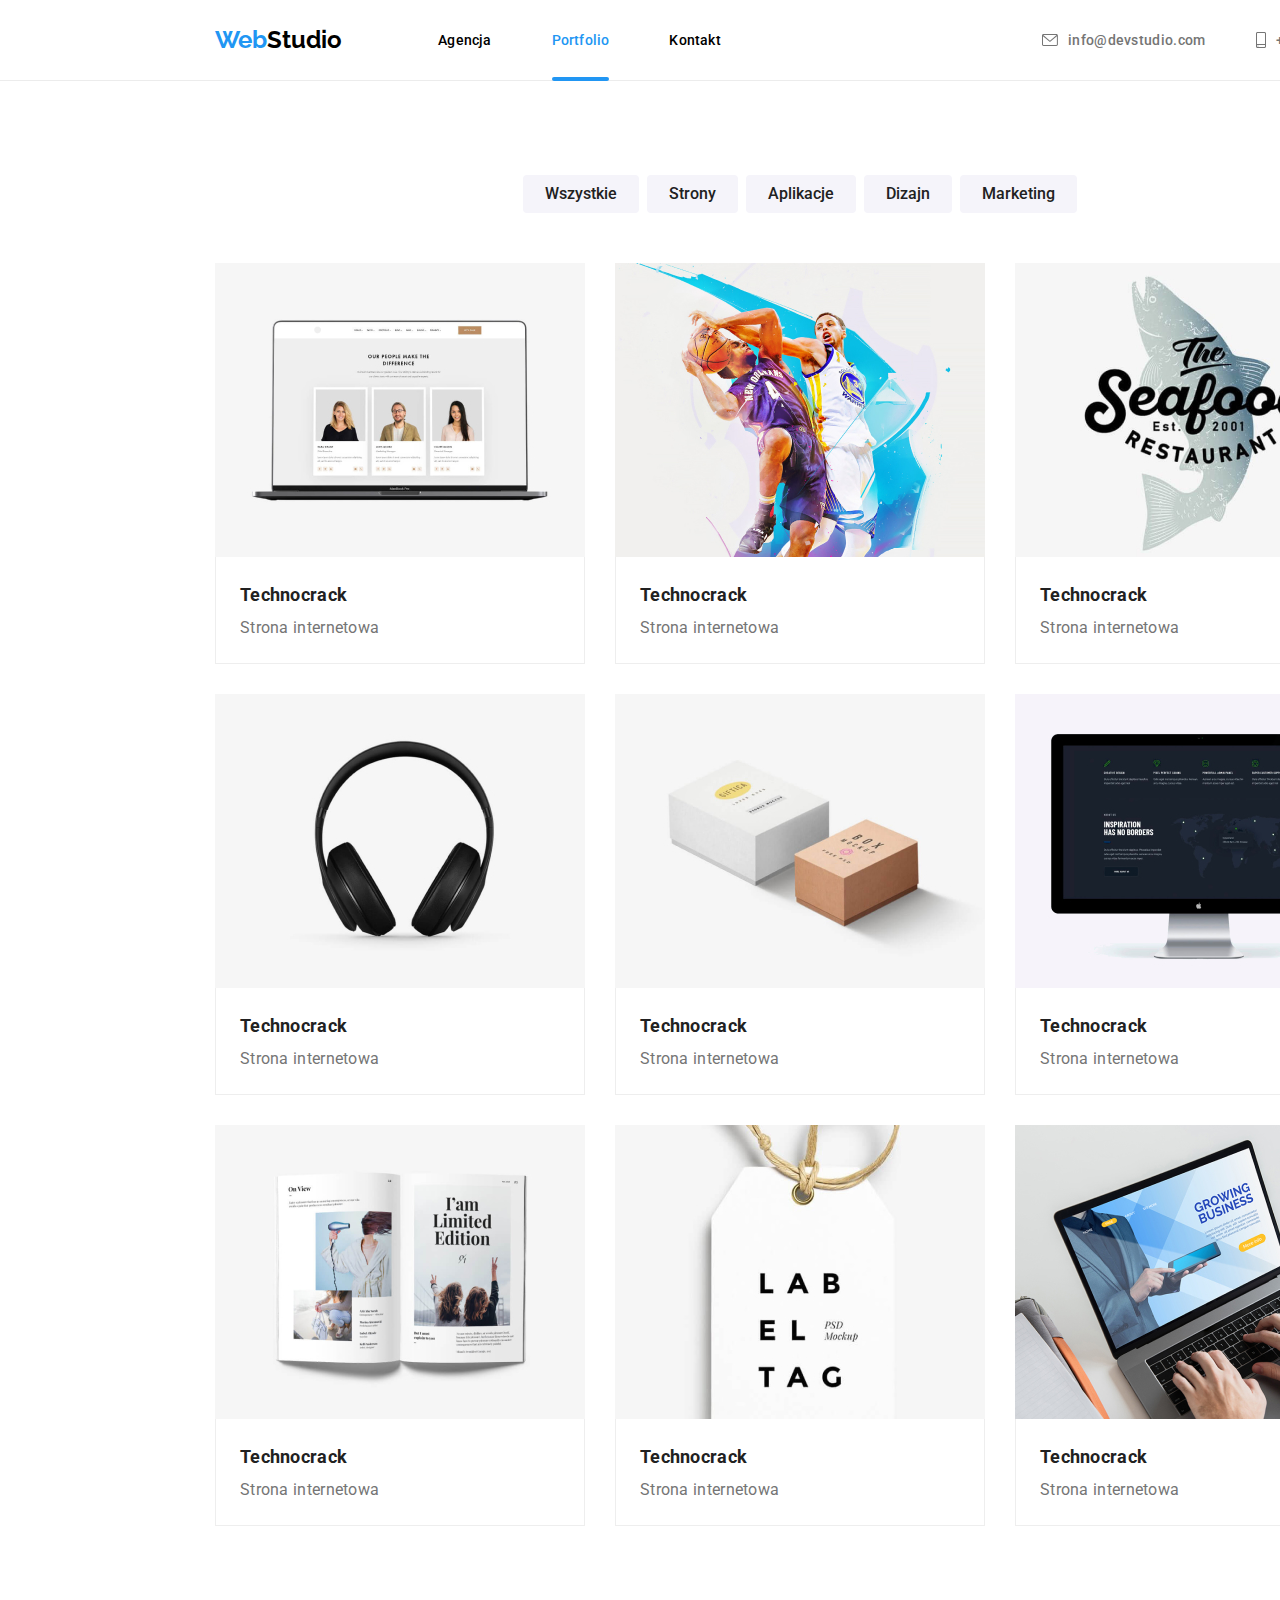
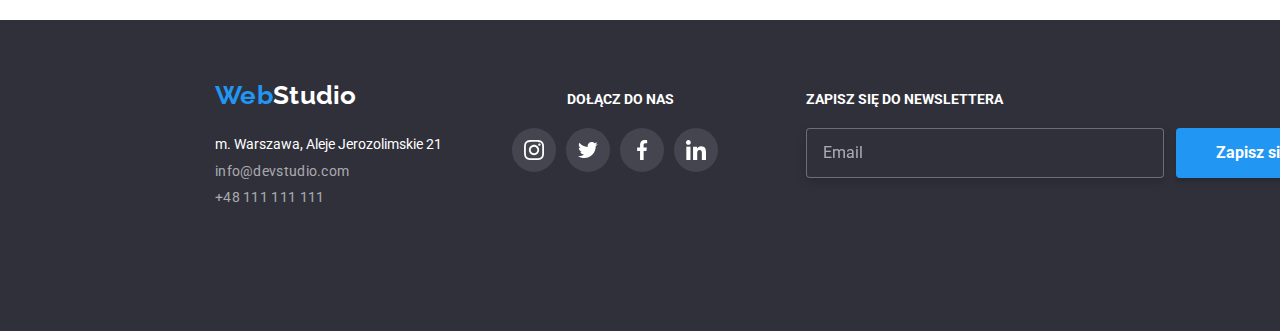
<file: portfolio.html>
<!DOCTYPE html>
<html lang="pl">
  <head>
    <meta charset="UTF-8" />
    <meta http-equiv="X-UA-Compatible" content="IE=edge" />
    <meta name="viewport" content="width=device-width, initial-scale=1.0" />
    <title>goit-markup-hw-08</title>
    <link
      href="
    https://cdn.jsdelivr.net/npm/modern-normalize@1.1.0/modern-normalize.min.css
    "
      rel="stylesheet"
    />
    <link rel="stylesheet" href="./css/main.min.css" />
    <link rel="preconnect" href="https://fonts.googleapis.com" />
    <link rel="preconnect" href="https://fonts.gstatic.com" crossorigin />
    <link
      href="https://fonts.googleapis.com/css2?family=Raleway:wght@700&family=Roboto:wght@400;500;700;900&display=swap"
      rel="stylesheet"
    />
  </head>
  <body>
    <header>
      <div class="container">
        <div class="header">
          <div class="header__logo">
            <a href="index.html" class="header__logo--up"
              ><span class="web">Web</span
              ><span class="studio-up">Studio</span></a
            >
          </div>

          <!-- Nawigacja do innych stron -->

          <div class="nav">
            <ul class="nav__list">
              <li><a href="index.html" class="agency">Agencja</a></li>
              <li>
                <a href="portfolio.html" class="portfolio active">Portfolio</a>
              </li>
              <li><a href="/kontakt" class="contact">Kontakt</a></li>
            </ul>
          </div>

          <!-- Mail i telefon-->
          <div class="contact-details">
            <a href="mailto:info@devstudio.com" class="contact-details__email">
              <svg class="email-icon">
                <use href="./images/icons.svg#icon-mail"></use>
              </svg>
              info@devstudio.com</a
            >

            <a href="tel:+48111111111" class="contact-details__tel">
              <svg class="tel-icon contact-details__tel">
                <use href="./images/icons.svg#icon-tel"></use>
              </svg>
              +48 111 111 111</a
            >
          </div>
        </div>
      </div>
    </header>

    <main>
      <div class="container">
        <div class="section">
          <!--Przyciski-->
          <div class="buttons">
            <ul class="selectors">
              <li>
                <button type="button" class="selectors--one">Wszystkie</button>
              </li>
              <li>
                <button type="button" class="selectors--one">Strony</button>
              </li>
              <li>
                <button type="button" class="selectors--one">Aplikacje</button>
              </li>
              <li>
                <button type="button" class="selectors--one">Dizajn</button>
              </li>
              <li>
                <button type="button" class="selectors--one">Marketing</button>
              </li>
            </ul>
          </div>
          <!--Wybór produktów (nazwy plikow jpg zaczynają się od p-portfolio)-->
          <div class="products">
            <ul class="products__list">
              <li class="products__prod">
                <div class="products__label-box">
                  <img
                    src="images/plogo-one.jpg"
                    alt="Technocrack"
                    width="370"
                    height="294"
                  />

                  <p class="products__label-box--overflow">
                    Technocrack jest popularną platformą wykorzystywaną do
                    rozpowszechniania koronawirusa. Firmy wykorzystują tę
                    platformę do celów szpiegowskich i ataków na
                    niezabezpieczone serwery konkurencji
                  </p>
                </div>
                <div class="products__label-box--box">
                  <p class="products__label-box--title">Technocrack</p>
                  <p class="products__label-box--decription">
                    Strona internetowa
                  </p>
                </div>
              </li>
              <li class="products__prod">
                <div class="products__label-box">
                  <img
                    src="images/plogo-two.jpg"
                    alt="New Orlean vs Golden Star"
                    width="370"
                    height="294"
                  />
                  <p class="products__label-box--overflow">
                    Technocrack jest popularną platformą wykorzystywaną do
                    rozpowszechniania koronawirusa. Firmy wykorzystują tę
                    platformę do celów szpiegowskich i ataków na
                    niezabezpieczone serwery konkurencji
                  </p>
                </div>
                <div class="products__label-box--box">
                  <p class="products__label-box--title">Technocrack</p>
                  <p class="products__label-box--decription">
                    Strona internetowa
                  </p>
                </div>
              </li>
              <li class="products__prod">
                <div class="products__label-box">
                  <img
                    src="images/plogo-three.jpg"
                    alt="Seafood Restaurant"
                    width="370"
                    height="294"
                  />
                  <p class="products__label-box--overflow">
                    Technocrack jest popularną platformą wykorzystywaną do
                    rozpowszechniania koronawirusa. Firmy wykorzystują tę
                    platformę do celów szpiegowskich i ataków na
                    niezabezpieczone serwery konkurencji
                  </p>
                </div>
                <div class="products__label-box--box">
                  <p class="products__label-box--title">Technocrack</p>
                  <p class="products__label-box--decription">
                    Strona internetowa
                  </p>
                </div>
              </li>
              <li class="products__prod">
                <div class="products__label-box">
                  <img
                    src="images/plogo-four.jpg"
                    alt="Headphones"
                    width="370"
                    height="294"
                  />
                  <p class="products__label-box--overflow">
                    Technocrack jest popularną platformą wykorzystywaną do
                    rozpowszechniania koronawirusa. Firmy wykorzystują tę
                    platformę do celów szpiegowskich i ataków na
                    niezabezpieczone serwery konkurencji
                  </p>
                </div>
                <div class="products__label-box--box">
                  <p class="products__label-box--title">Technocrack</p>
                  <p class="products__label-box--decription">
                    Strona internetowa
                  </p>
                </div>
              </li>
              <li class="products__prod">
                <div class="products__label-box">
                  <img
                    src="images/plogo-five.jpg"
                    alt="Boxes"
                    width="370"
                    height="294"
                  />
                  <p class="products__label-box--overflow">
                    Technocrack jest popularną platformą wykorzystywaną do
                    rozpowszechniania koronawirusa. Firmy wykorzystują tę
                    platformę do celów szpiegowskich i ataków na
                    niezabezpieczone serwery konkurencji
                  </p>
                </div>
                <div class="products__label-box--box">
                  <p class="products__label-box--title">Technocrack</p>
                  <p class="products__label-box--decription">
                    Strona internetowa
                  </p>
                </div>
              </li>
              <li class="products__prod">
                <div class="products__label-box">
                  <img
                    src="images/plogo-six.jpg"
                    alt="Monitor"
                    width="370"
                    height="294"
                  />
                  <p class="products__label-box--overflow">
                    Technocrack jest popularną platformą wykorzystywaną do
                    rozpowszechniania koronawirusa. Firmy wykorzystują tę
                    platformę do celów szpiegowskich i ataków na
                    niezabezpieczone serwery konkurencji
                  </p>
                </div>
                <div class="products__label-box--box">
                  <p class="products__label-box--title">Technocrack</p>
                  <p class="products__label-box--decription">
                    Strona internetowa
                  </p>
                </div>
              </li>
              <li class="products__prod">
                <div class="products__label-box">
                  <img
                    src="images/plogo-seven.jpg"
                    alt="Magazine"
                    width="370"
                    height="294"
                  />
                  <p class="products__label-box--overflow">
                    Technocrack jest popularną platformą wykorzystywaną do
                    rozpowszechniania koronawirusa. Firmy wykorzystują tę
                    platformę do celów szpiegowskich i ataków na
                    niezabezpieczone serwery konkurencji
                  </p>
                </div>
                <div class="products__label-box--box">
                  <p class="products__label-box--title">Technocrack</p>
                  <p class="products__label-box--decription">
                    Strona internetowa
                  </p>
                </div>
              </li>
              <li class="products__prod">
                <div class="products__label-box">
                  <img
                    src="images/plogo-eight.jpg"
                    alt="Tag"
                    width="370"
                    height="294"
                  />
                  <p class="products__label-box--overflow">
                    Technocrack jest popularną platformą wykorzystywaną do
                    rozpowszechniania koronawirusa. Firmy wykorzystują tę
                    platformę do celów szpiegowskich i ataków na
                    niezabezpieczone serwery konkurencji
                  </p>
                </div>
                <div class="products__label-box--box">
                  <p class="products__label-box--title">Technocrack</p>
                  <p class="products__label-box--decription">
                    Strona internetowa
                  </p>
                </div>
              </li>
              <li class="products__prod">
                <div class="products__label-box">
                  <img
                    src="images/plogo-nine.jpg"
                    alt="Laptop"
                    width="370"
                    height="294"
                  />
                  <p class="products__label-box--overflow">
                    Technocrack jest popularną platformą wykorzystywaną do
                    rozpowszechniania koronawirusa. Firmy wykorzystują tę
                    platformę do celów szpiegowskich i ataków na
                    niezabezpieczone serwery konkurencji
                  </p>
                </div>
                <div class="products__label-box--box">
                  <p class="products__label-box--title">Technocrack</p>
                  <p class="products__label-box--decription">
                    Strona internetowa
                  </p>
                </div>
              </li>
            </ul>
          </div>
        </div>
      </div>
    </main>

    <!--Footer-->

    <footer class="section_footer">
      <div class="container">
        <div>
          <section>
            <div class="lower-line">
              <div class="left_section">
                <h3>
                  <a href="index.html" class="logo-down"
                    ><span class="logo-down__first">Web</span
                    ><span class="logo-down__second">Studio</span></a
                  >
                </h3>

                <address class="adress-down">
                  m. Warszawa, Aleje Jerozolimskie 21
                </address>

                <div class="footer-contact">
                  <a
                    class="footer-contact__email"
                    href="mailto:info@devstudio.com"
                    >info@devstudio.com</a
                  >
                  <br />
                  <a class="footer-contact__tel" href="tel:+48111111111"
                    >+48 111 111 111</a
                  >
                </div>
              </div>
              <div class="middle-column">
                <div class="footer-social">
                  <p class="footer-social__title">dołącz do nas</p>
                  <ul class="footer-social__list">
                    <li class="footer-social__link">
                      <a href="#" class="footer-socialmedia-link">
                        <svg class="footer-icon" width="20" height="20">
                          <use href="./images/icons.svg#icon-instagram"></use>
                        </svg>
                      </a>
                    </li>
                    <li class="footer-social__link">
                      <a href="#" class="footer-socialmedia-link"
                        ><svg class="footer-icon" width="20" height="20">
                          <use href="./images/icons.svg#icon-twitter"></use>
                        </svg>
                      </a>
                    </li>
                    <li class="footer-social__link">
                      <a href="#" class="footer-socialmedia-link"
                        ><svg class="footer-icon" width="20" height="20">
                          <use href="./images/icons.svg#icon-facebook"></use>
                        </svg>
                      </a>
                    </li>
                    <li class="footer-social__link">
                      <a href="#" class="footer-socialmedia-link"
                        ><svg class="footer-icon" width="20" height="20">
                          <use href="./images/icons.svg#icon-linkedin"></use>
                        </svg>
                      </a>
                    </li>
                  </ul>
                </div>
              </div>
              <div class="right-section">
                <p>zapisz się do newslettera</p>
                <form
                  class="newsletter"
                  name="signup_newsletter"
                  autocomplete="off"
                  novalidate
                >
                  <input
                    class="newsletter--style"
                    type="email"
                    name="email"
                    placeholder="Email"
                  />

                  <button class="newsletter__button" type="submit">
                    Zapisz się
                    <svg class="newsletter__icon" width="24" height="24">
                      <use href="./images/icons.svg#icon-send"></use>
                    </svg>
                  </button>
                </form>
              </div>
            </div>
          </section>
        </div>
      </div>
    </footer>
  </body>
</html>
</file>
<file: css/main.min.css>
:root{--first-text-color: #212121;--second-text-color: #757575;--third-text-color: #ffffff;--fourth-text-color: #2196f3;--fifth-text-color: #000;--first-background-color: #fff;--second-background-color: #2f303a;--button-color: #2196f3;--selectors-background-colour: #f5f4fa;--background-colour: #f5f4fa}body{font-family:"Roboto","Raleway",sans-serif;color:var(--second-text-color);min-width:320px;width:480px;margin-left:auto;margin-right:auto}@media screen and (min-width: 768px)and (max-width: 1199px){body{width:768px}}@media screen and (min-width: 1200px){body{width:1600px}}*{margin:0;padding:0}img{display:block}.container{width:480px;margin:0 auto;padding-left:15px;padding-right:15px}@media screen and (min-width: 768px)and (max-width: 1199px){.container{width:768px}}@media screen and (min-width: 1200px){.container{width:1200px}}.photo-backgroung .container{padding-left:0;padding-right:0}.section{padding-top:60px;padding-bottom:60px}@media screen and (min-width: 1200px){.section{padding-top:94px;padding-bottom:94px}}.ipsum_background .section{padding-bottom:0px;margin-bottom:60px}@media screen and (min-width: 768px)and (max-width: 1199px){.lorem-box{max-width:768px;display:flex}.ipsum_background .section{padding-bottom:0px;margin-bottom:45px}}@media screen and (min-width: 1200px){.ipsum_background .section{padding-bottom:0px;margin-bottom:0px}}.photo-backgroung{display:none}@media screen and (min-width: 1200px){.photo-backgroung{display:block}}.team-background{background-color:var(--background-colour)}.section_footer{background-color:var(--second-background-color)}.lower-line{padding-top:60px;padding-bottom:60px;display:block}@media screen and (min-width: 768px)and (max-width: 1199px){.lower-line{display:flex;flex-wrap:wrap;align-items:center;justify-content:center}}.left_section{display:block;align-items:center;justify-content:center;text-align:center;padding-bottom:60px}.middle-column{display:block;text-align:center;justify-content:center;align-items:center;padding-bottom:60px}@media screen and (min-width: 768px)and (max-width: 1199px){.middle-column{padding-left:144px;padding-bottom:102px}}.right-section{display:block;justify-content:center;align-items:center}@media screen and (min-width: 1200px){.lower-line{display:flex;align-items:baseline}.left_section{display:block;align-items:left;justify-content:center;text-align:left;padding-bottom:60px}.middle-column{text-align:left;justify-content:center;align-items:left;padding-left:70px}.right-section{display:block;margin-left:78px;justify-content:left;align-items:left;text-align:left}}@media(max-width: 767px){.menu{display:none;visibility:hidden;opacity:0}}.menu .link{padding:10px;color:inherit;text-decoration:none}.menu .link:hover,.menu .link:focus{text-decoration:underline}.menu-toggle{max-height:40px;min-width:40px;display:flex;align-items:center;justify-content:center;margin:10px 15px 10px 284px;cursor:pointer;background-color:var(--first-background-color);border:none;outline:none}.menu-toggle:hover,.menu-toggle:focus{fill:var(--button-color);transition-property:color,transform;transition-duration:250ms;transition-timing-function:cubic-bezier(0.4, 0, 0.2, 1)}@media(min-width: 768px){.menu-toggle{display:none;visibility:hidden;margin-top:21px;margin-right:25.33px}.menu-toggle:hover,.menu-toggle:focus{color:var(--button-color);fill:var(--button-color);transition-property:color,transform;transition-duration:250ms;transition-timing-function:cubic-bezier(0.4, 0, 0.2, 1)}}.menu-container{position:fixed;top:0;left:0;width:100vw;height:100vh;padding:48px 40px;background-color:var(--first-background-color);z-index:999;transform:translateX(100%);transition:transform 250ms ease-in-out}.menu-container.is-open{transform:translateX(0)}.menu-container .menu-toggle{position:absolute;top:16px;right:16px;color:#fff}.mobile-menu{padding:0;margin:0;list-style:none}.mobile-menu li:nth-child(n+2){padding-top:36px}.mobile-menu .link{display:block;color:var(--first-text-color);text-decoration:none;font-weight:500;font-size:40px;line-height:1.17}.mobile-menu .link li:nth-child(n+2){padding-top:36px}.mobile-menu .active-mobile{color:#2196f3}.mobile-menu .active-mobile::after{content:"";color:#2196f3}.mobile-contact{list-style:none;margin-top:302px}.mobile-contact li:first-child{padding-bottom:32px}.mobile-contact__phone{font-weight:500;font-size:34px;line-height:1.17;color:var(--fourth-text-color);text-decoration:none}.mobile-contact__email{font-weight:500;font-size:24px;line-height:1.16;color:var(--second-text-color);text-decoration:none}.mobile-socials{list-style:none;display:flex;padding-top:64px}.mobile-socials__link{font-weight:500;font-size:18px;line-height:1.22}.mobile-socials__link a{color:var(--fourth-text-color);text-decoration:none}.mobile-socials__line{fill:rgba(33,33,33,.2);padding-left:10px;padding-right:10px}@media screen and (min-width: 768px)and (max-width: 1199px){.menu-container{display:none}}@media screen and (min-width: 1200px){.menu-container{display:none}}header{border-bottom:1px solid #ececec}.header{background-color:var(--first-background-color);display:flex;justify-content:space-between;align-items:center}.header__logo{display:flex;align-items:center;text-align:left;padding-top:16px;padding-bottom:16px}.header__logo--up{font-family:Raleway;font-weight:700;font-size:24px;line-height:1.16;text-decoration:none}@media screen and (min-width: 768px)and (max-width: 1199px){.header__logo{padding-top:26px;padding-bottom:26px}}@media screen and (min-width: 1200px){.header__logo{padding-top:26px;padding-bottom:26px}}.web{color:var(--fourth-text-color)}.studio-up{color:var(--fifth-text-color)}.nav{display:none;visibility:hidden}@media screen and (min-width: 768px)and (max-width: 1199px){.nav{display:flex;align-items:center;visibility:visible}}@media screen and (min-width: 1200px){.nav{display:flex;visibility:visible;align-items:center;margin-left:93px}}.nav ul{font-weight:500;font-size:14px;line-height:1.17;letter-spacing:.2px;word-spacing:46px;display:flex}.nav__list li{display:inline;text-decoration:none}.nav__list li:nth-child(n+2){padding-left:60px}.nav__list a{text-decoration:none;position:relative}.nav__list a:hover,.nav__list a:focus{color:var(--fourth-text-color);transition-property:color,transform;transition-duration:250ms;transition-timing-function:cubic-bezier(0.4, 0, 0.2, 1)}.agency,.portfolio,.contact{color:#000}.active{color:#2196f3}.active::after{content:"";position:absolute;top:45px;left:0;width:100%;height:4px;border-radius:2px;background:var(--button-color);-webkit-text-decoration:var(--fourth-text-color);text-decoration:var(--fourth-text-color)}.contact-details{display:none;visibility:hidden}@media screen and (min-width: 768px)and (max-width: 1199px){.contact-details{font-weight:500;font-size:12px;line-height:1.16;letter-spacing:.2px;text-align:right;display:block;visibility:visible;align-items:center;padding:21px 0px 21px 101px}}@media screen and (min-width: 1200px){.contact-details{font-weight:500;font-size:14px;letter-spacing:.3px;text-align:right;display:flex;visibility:visible;align-items:center;padding-left:318px}.contact-details__email{margin-right:50px}}.email-icon{width:26px;height:12px;fill:var(--second-text-color)}.tel-icon{width:20px;height:16px;padding-right:10px;fill:var(--second-text-color)}@media screen and (min-width: 1200px){.email-icon{padding-right:10px}.tel-icon{padding-right:10px}}.contact-details a{display:flex;align-items:center}@media screen and (min-width: 768px)and (max-width: 1199px){.contact-details a:nth-child(1){padding-bottom:10px}}.contact-details__email{color:var(--second-text-color);text-decoration:none;fill:var(--second-text-color)}.contact-details__email:hover,.contact-details__email:focus{color:var(--fourth-text-color);transition-duration:250ms;transition-timing-function:cubic-bezier(0.4, 0, 0.2, 1)}.contact-details__email:hover svg,.contact-details__email:focus svg{fill:var(--fourth-text-color);transition-duration:250ms;transition-timing-function:cubic-bezier(0.4, 0, 0.2, 1)}.contact-details__tel{color:var(--second-text-color);text-decoration:none}.contact-details__tel:hover,.contact-details__tel:focus{color:var(--fourth-text-color);transition-property:color,transform;transition-duration:250ms;transition-timing-function:cubic-bezier(0.4, 0, 0.2, 1)}.contact-details__tel:hover svg,.contact-details__tel:focus svg{fill:var(--fourth-text-color);transition-property:color,transform;transition-duration:250ms;transition-timing-function:cubic-bezier(0.4, 0, 0.2, 1)}.logo-down{font-family:Raleway;font-weight:700;font-size:24px;line-height:1.16;letter-spacing:.3px;text-decoration:none}.logo-down__first{color:var(--fourth-text-color)}.logo-down__second{color:var(--third-text-color)}.adress-down{font-size:14px;font-style:normal;line-height:1.91;color:var(--third-text-color);padding-top:20px}.footer-contact__email{font-size:14px;line-height:1.91;letter-spacing:.3px;text-decoration:none;color:rgba(255,255,255,.6);padding-top:9px}.footer-contact__tel{font-size:14px;line-height:1.91;letter-spacing:.3px;text-decoration:none;color:rgba(255,255,255,.6);padding-top:9px}@media screen and (min-width: 1200px){.logo-down{font-size:26px;line-height:1.19}}.footer-social>p{text-align:center}.footer-social{display:block}.footer-social__title{font-family:"Roboto";font-weight:700;font-size:14px;line-height:1.14;color:var(--third-text-color);text-transform:uppercase;text-align:left}.footer-social__box ul{list-style:none;text-align:center}.footer-social__list{display:flex;align-items:center;justify-content:center;padding-top:20px}.footer-social__link{list-style:none}.footer-socialmedia-link{fill:#fff;display:flex;width:44px;height:44px;border-radius:50%;background-color:rgba(255,255,255,.1);align-items:center;justify-content:center;margin-right:10px}.footer-socialmedia-link:hover,.footer-socialmedia-link:focus{background-color:#2196f3;fill:#fff;transition-property:background-color,transform;transition-duration:250ms;transition-timing-function:cubic-bezier(0.4, 0, 0.2, 1);outline:none}.footer-socialmedia-link:hover,.footer-socialmedia-link:focus{background-color:#2196f3;fill:#fff;transition-property:background-color,transform;transition-duration:250ms;transition-timing-function:cubic-bezier(0.4, 0, 0.2, 1);outline:none}.right-section>p{text-align:center;font-family:"Roboto";font-style:normal;font-weight:700;font-size:14px;line-height:1.14;text-transform:uppercase;color:var(--third-text-color);padding-bottom:20px}.newsletter{display:block;justify-content:center;align-items:center}.newsletter--style{width:450px;height:50px;background-color:var(--second-background-color);border:1px solid rgba(255,255,255,.3);filter:drop-shadow(0px 4px 4px rgba(0, 0, 0, 0.15));border-radius:4px;margin-right:12px;padding-left:16px;color:var(--third-text-color)}.newsletter--style:hover,.newsletter--style:focus{outline:1px solid #2196f3;color:var(--third-text-color)}.newsletter--style::-moz-placeholder{font-family:"Roboto";font-style:normal;font-weight:400;font-size:16px;display:flex;align-items:center;color:rgba(255,255,255,.6);padding-bottom:20px}.newsletter--style::placeholder{font-family:"Roboto";font-style:normal;font-weight:400;font-size:16px;display:flex;align-items:center;color:rgba(255,255,255,.6);padding-bottom:20px}.newsletter--style::after{color:var(--third-text-color)}.newsletter__button{width:200px;height:50px;background:#2196f3;box-shadow:0px 4px 4px rgba(0,0,0,.15);border:none;border-radius:4px;font-family:"Roboto";font-style:normal;font-weight:700;font-size:16px;color:var(--third-text-color);display:flex;align-items:center;text-align:center;justify-content:center;cursor:pointer;margin-left:125px;margin-top:20px}.newsletter__icon{margin-left:24px}@media screen and (min-width: 1200px){.right-section>p{text-align:left}.newsletter{display:flex}.newsletter--style{width:358px}.newsletter__button{margin-left:0;margin-top:0}}.button{background-image:linear-gradient(to right, rgba(47, 48, 58, 0.4) 100%, rgba(47, 48, 58, 0.4) 100%),url(../images/Background-mobile@1x.jpg);background-color:var(--second-background-color);background-size:cover;text-align:center;padding:118px 0}.button__description{font-weight:900;font-size:26px;line-height:1.61;letter-spacing:.6px;text-transform:uppercase;color:var(--third-text-color);text-align:center;margin:0;padding-bottom:30px}.button__order{font-weight:700;font-size:16px;line-height:1.875;letter-spacing:.6px;background-color:var(--button-color);border-color:var(--button-color);border-radius:4px;box-shadow:0px 4px 4px rgba(0,0,0,.15);color:var(--third-text-color);cursor:pointer;padding:10px 41px 10px 42px}@media(min-device-pixel-ratio: 2),(-webkit-min-device-pixel-ratio: 2),(min-resolution: 192dpi),(min-resolution: 2dppx){.button{background-image:linear-gradient(to right, rgba(47, 48, 58, 0.4) 100%, rgba(47, 48, 58, 0.4) 100%),url(../images/Background-mobile@2x.jpg);background-color:var(--second-background-color);background-size:cover;text-align:center;padding:118px 0}}@media screen and (min-width: 768px)and (max-width: 1199px){.button{background-image:linear-gradient(to right, rgba(47, 48, 58, 0.4) 100%, rgba(47, 48, 58, 0.4) 100%),url(../images/Background-tablet@1x.jpg);background-color:var(--second-background-color);background-size:cover;text-align:center;padding:118px 0}}@media screen and (min-width: 768px)and (max-width: 1199px)and (min-device-pixel-ratio: 2),screen and (min-width: 768px)and (max-width: 1199px)and (-webkit-min-device-pixel-ratio: 2),screen and (min-width: 768px)and (max-width: 1199px)and (min-resolution: 192dpi),screen and (min-width: 768px)and (max-width: 1199px)and (min-resolution: 2dppx){.button{background-image:linear-gradient(to right, rgba(47, 48, 58, 0.4) 100%, rgba(47, 48, 58, 0.4) 100%),url(../images/Background-tablet@2x.jpg);background-color:var(--second-background-color);background-size:cover;text-align:center;padding:118px 0}}@media screen and (min-width: 1200px){.button{background-image:linear-gradient(to right, rgba(47, 48, 58, 0.4) 100%, rgba(47, 48, 58, 0.4) 100%),url(../images/Background-desktop@1x.jpg);background-color:var(--second-background-color);text-align:center;padding:200px 0}}@media screen and (min-width: 1200px)and (min-device-pixel-ratio: 2),screen and (min-width: 1200px)and (-webkit-min-device-pixel-ratio: 2),screen and (min-width: 1200px)and (min-resolution: 192dpi),screen and (min-width: 1200px)and (min-resolution: 2dppx){.button{background-image:linear-gradient(to right, rgba(47, 48, 58, 0.4) 100%, rgba(47, 48, 58, 0.4) 100%),url(../images/Background-desktop@2x.jpg);background-color:var(--second-background-color);text-align:center;padding:200px 0}}.lorem{background-color:var(--first-background-color);display:block;justify-content:center}.lorem__icon{list-style:none;padding-bottom:30px}.lorem__icon--image{background-color:var(--background-colour);display:flex;align-items:center;padding-left:90px}.lorem__ipsum-main{font-weight:700;font-size:14px;line-height:1.14;letter-spacing:.3px;color:var(--first-text-color);display:block;list-style:none;text-align:center;padding-top:30px}.lorem__ipsum-secondarry{font-size:14px;line-height:1.71;letter-spacing:.3px;text-decoration:none;text-align:left;padding-top:10px}@media screen and (min-width: 768px)and (max-width: 1199px){.lorem{display:flex;flex-wrap:wrap;gap:30px}.lorem__icon{max-width:354px;list-style:none}.lorem__icon--image{background-color:var(--background-colour);display:flex;align-items:center;justify-content:center;max-height:120px;padding-left:42px;padding-right:42px}.lorem__icon--image svg{max-width:270px}.lorem__ipsum-main{text-align:left}}@media screen and (min-width: 1200px){.lorem{display:flex;justify-content:space-evenly;gap:30px;margin:0}.lorem__icon{list-style:none;max-width:270px;padding-bottom:0}.lorem__icon--image{padding-left:0}.lorem__ipsum-main{text-align:left}}.photos{background-color:var(--first-background-color);display:inline;color:var(--first-text-color)}.photos__title{text-align:center;font-weight:700;font-size:36px;line-height:1.16;letter-spacing:.3px;color:var(--first-text-color);padding-bottom:50px}.photo{display:flex;align-items:center;justify-content:space-between;flex-direction:row;list-style:none;gap:30px}.photo__label{width:370px;height:70px;position:absolute;background:rgba(47,48,58,.8);margin-top:224px}.photo__descrition{font-family:"Roboto";font-weight:700;font-size:14px;line-height:16px;text-align:center;text-transform:uppercase;color:var(--third-text-color);padding-top:27px}.our-team{display:block}.our-team__title{color:var(--first-text-color);font-weight:700;font-size:28px;line-height:1.17;letter-spacing:.3px;text-align:center;padding-bottom:30px}.our-team__list{display:block;justify-content:center}.our-team__list li{list-style:none;font-size:16px;text-align:center;background-color:var(--first-background-color)}.our-team__member{width:450px;align-items:center;box-shadow:0px 1px 3px rgba(0,0,0,.12),0px 1px 1px rgba(0,0,0,.14),0px 2px 1px rgba(0,0,0,.2);border-radius:0px 0px 4px 4px;margin-bottom:30px}.our-team__member img{max-width:450px}.our-team__member figure{margin:0}.our-team__member figcaption{padding-top:30px;padding-bottom:30px;justify-content:center}.our-team__member--john-doe{font-size:16px;font-weight:700;line-height:1.18;letter-spacing:.3px;text-align:center;color:var(--first-text-color)}.our-team__member--member-text{font-size:16px;line-height:1.18;letter-spacing:.3px;text-align:center;padding-top:10px}@media screen and (min-width: 768px)and (max-width: 1199px){.our-team__title{font-size:28px;line-height:1.17}.our-team__list{display:flex;align-content:space-between;flex-wrap:wrap;flex-basis:50%;gap:30px}.our-team__member{width:354px;align-items:center;box-shadow:0px 1px 3px rgba(0,0,0,.12),0px 1px 1px rgba(0,0,0,.14),0px 2px 1px rgba(0,0,0,.2);border-radius:0px 0px 4px 4px;margin:0}.our-team__member figcaption{padding-top:30px;padding-bottom:30px;justify-content:center;text-align:center}.our-team__list figure{align-items:center;list-style:none;max-width:354px}}@media screen and (min-width: 1200px){.our-team__title{font-size:36px;line-height:1.16}.our-team__list{display:flex;flex-direction:row;justify-content:space-between;gap:30px}.our-team__member{align-items:center;box-shadow:0px 1px 3px rgba(0,0,0,.12),0px 1px 1px rgba(0,0,0,.14),0px 2px 1px rgba(0,0,0,.2);border-radius:0px 0px 4px 4px}.our-team__member img{max-width:270px}}.social{list-style:none;display:flex;gap:10px;fill:#afb1b8;justify-content:center;padding-top:16px}.social__link{width:44px;height:44px;border-radius:50%;padding:12px;display:block;align-items:center;background:var(--socialmedia)}.social__link:hover,.social__link:focus{background-color:#2196f3;fill:#fff;transition-property:background-color,transform;transition-duration:250ms;transition-timing-function:cubic-bezier(0.4, 0, 0.2, 1);outline:none}.our-clients{display:block}.our-clients__title{font-family:Roboto;font-size:28px;font-weight:700;line-height:1.17;text-align:center;color:var(--fifth-text-color);padding-bottom:50px}.our-clients__list{display:flex;align-content:space-between;flex-wrap:wrap;flex-basis:calc((100% - 30px)/2);gap:30px;align-items:center;list-style:none;list-style-type:none}.our-clients__box{list-style-type:none}.client-logo{display:flex;justify-content:center;align-self:center;fill:#afb1b8}.our-clients__box a{display:flex;justify-content:center;align-items:center;border:solid #afb1b8 1px;border-radius:4px;width:210px;height:92px}.our-clients__box a:hover{border:solid #2196f3 1px;border-radius:4px;cursor:pointer;transition-property:border,transform;transition-duration:250ms;transition-timing-function:cubic-bezier(0.4, 0, 0.2, 1)}.our-clients__box a:hover svg{fill:#2196f3;transition-property:fill,transform;transition-duration:250ms;transition-timing-function:cubic-bezier(0.4, 0, 0.2, 1)}.our-clients__box a:focus{border:solid #2196f3 1px;border-radius:4px;cursor:pointer;transition-property:border,transform;transition-duration:250ms;transition-timing-function:cubic-bezier(0.4, 0, 0.2, 1);outline:none}.our-clients__box a:focus svg{fill:#2196f3;transition-property:fill,transform;transition-duration:250ms;transition-timing-function:cubic-bezier(0.4, 0, 0.2, 1);outline:none}@media screen and (min-width: 768px)and (max-width: 1199px){.our-clients__box a{width:226px;height:92px}}@media screen and (min-width: 1200px){.our-clients__title{font-size:36px;line-height:1.16}.our-clients .our-clients__box a{width:170px;height:92px}}.backdrop{position:fixed;left:0;top:0;width:100vw;height:100vh;background-color:rgba(0,0,0,.2)}.modal{position:absolute;top:50%;left:50%;transform:translate(-50%, -50%);width:450px;background-color:var(--first-background-color);box-shadow:0px 1px 3px rgba(0,0,0,.12),0px 1px 1px rgba(0,0,0,.14),0px 2px 1px rgba(0,0,0,.2);border-radius:4px}@media screen and (min-width: 1200px){.modal{width:528px}}.icon-close{width:18px;height:18px}.close-btn{position:absolute;align-items:center;top:8px;right:8px;width:30px;height:30px;padding-top:5px;background-color:var(--first-background-color);border:1px solid rgba(0,0,0,.1);border-radius:50%;cursor:pointer}.close-btn:hover,.close-btn:focus{background:var(--button-color);color:var(--third-text-color);fill:var(--selectors-background-colour);box-shadow:0px 1px 3px rgba(0,0,0,.12),0px 1px 1px rgba(0,0,0,.14),0px 2px 1px rgba(0,0,0,.2);transition:color 250ms,background 250ms;transition-timing-function:cubic-bezier(0.4, 0, 0.2, 1)}.modal__form-item{margin-bottom:10px;position:relative}.modal__form-item input,.modal__form-item label,.modal__form-item textarea{margin:0;padding:0;box-sizing:border-box;display:block}.modal__form-item label{font-size:12px;line-height:1.16;color:var(--second-text-color)}.modal__form-item input{width:370px;height:40px;border:1px solid rgba(33,33,33,.2);border-radius:4px;margin-top:4px;padding-left:40px}.modal__form-item textarea{font-size:12px;line-height:1.16;height:120px;width:370px;resize:none;border:1px solid rgba(33,33,33,.2);border-radius:4px;margin-top:4px;padding:12px 16px}.modal__form-item textarea::-moz-placeholder{color:rgba(33,33,33,.5)}.modal__form-item textarea::placeholder{color:rgba(33,33,33,.5)}.modal__form-item:focus-within svg{fill:#2196f3}.modal__title{display:flex;margin-top:40px;margin-left:40px;margin-right:40px;text-align:center;letter-spacing:.3px;font-weight:700;font-size:20px;line-height:1.15;color:var(--first-text-color)}.modal__form-list{margin:12px 40px 40px;list-style:none}.modal__icons{width:18px;height:18px;bottom:9px;left:12px;fill:#212121;position:absolute}.modal__form-agreement{display:flex;margin:20px 0px 30px 0px;align-items:center}.modal__form-agreement input{align-items:center}.modal__form-agreement input:hover,.modal__form-agreement input :focus{cursor:pointer}.modal__agreement{width:16px;height:15px;position:relative;border:2px solid var(--first-text-color);border-radius:3px;margin-right:8px}.modal__agreement:hover,.modal__agreement:focus-within{border-color:#2196f3}.modal__agree-icon{position:relative;z-index:100;width:16px;height:15px;border-radius:3px;transform:translate(-13%, 150%);opacity:0;fill:#fff}.modal__agree-text{display:flex;font-size:12px;line-height:1.17;color:var(--second-text-color)}.modal__button{display:flex;justify-content:center}.modal__button-send{font-weight:700;font-size:16px;line-height:1.87;text-align:center;color:var(--first-background-color);padding:10px 76px;background-color:var(--button-color);border:#2196f3;border-radius:4px}.modal__button-send:hover,.modal__button-send:focus{transition-property:box-shadow;transition-duration:250ms;transition-timing-function:cubic-bezier(0.4, 0, 0.2, 1);box-shadow:0px 4px 4px rgba(0,0,0,.15);cursor:pointer}.modal__link{display:flex;text-align:start;font-size:12px;line-height:1.17;color:var(--second-text-color);color:#2196f3;text-decoration:underline;padding-left:5px}.modal__link:hover,.modal__link:focus{cursor:pointer}.space{padding-left:5px}.input-box:focus-within{outline:1px solid #2196f3}.checkbox{position:absolute;z-index:200;width:16px;height:15px;-webkit-appearance:none;-moz-appearance:none;appearance:none}.checkbox:focus{outline:none}.checkbox:checked+.modal__agree-icon{background-color:#2196f3;border:none;transform:translate(-12%, -14%);opacity:1}.is-hidden{opacity:0;visibility:hidden;pointer-events:none}@media screen and (min-width: 1200px){.modal input{width:448px}.modal__form-item textarea{width:448px}.modal__title{display:block;text-align:center}.modal__form-agreement{margin-left:15px}.modal__agree-text{font-size:14px;line-height:1.71;text-align:center}.modal__link{font-size:14px;line-height:1.71}}.buttons{padding-bottom:50px}.selectors{background-color:var(--first-background-color);display:flex;gap:8px;justify-content:center;font-weight:500;font-size:16px;letter-spacing:.3px;line-height:1.625;list-style:none;list-style:none;text-align:center}.selectors--one{color:var(--first-text-color);background-color:var(--selectors-background-colour);border:none;border-radius:4px;cursor:pointer;padding:6px 22px 6px 22px;font-family:Roboto;font-weight:500;font-size:16px;line-height:1.63}.selectors--one:hover,.selectors--one:focus{background-color:var(--button-color);color:var(--third-text-color);box-shadow:0px 2px 2px rgba(0,0,0,.12),0px 2px 1px rgba(0,0,0,.08),0px 1px 3px rgba(0,0,0,.1);transition-property:background-color,transform;transition-duration:250ms;transition-timing-function:cubic-bezier(0.4, 0, 0.2, 1)}.products__list{display:flex;align-content:center;flex-wrap:wrap;flex-basis:calc((100% - 60px)/3);gap:30px;align-items:center;list-style:none;list-style-type:none}.products__label-box{position:relative;overflow:hidden}.products__label-box>img{display:block;-o-object-fit:cover;object-fit:cover}.products__label-box--overflow{margin:0;position:absolute;left:0;right:0;top:0;bottom:0;background-color:rgba(33,150,243,.9);padding:49px 45px 49px 24px;font-family:"Roboto";font-style:normal;font-weight:400;font-size:18px;line-height:1.55;color:var(--third-text-color);transform:translateY(100%);transition:transform 250ms cubic-bezier(0.4, 0, 0.2, 1)}.products__label-box--box{border-right:1px solid #eee;border-bottom:1px solid #eee;border-left:1px solid #eee;padding:20px 24px 20px 24px}.products__label-box--title{font-size:18px;font-weight:700;line-height:2;letter-spacing:.3px;color:var(--first-text-color);margin:0}.products__label-box--decription{font-size:16px;line-height:1.875;letter-spacing:.3px;margin:0}.products__prod:hover,.products__prod:focus{box-shadow:0px 1px 1px rgba(0,0,0,.12),0px 4px 4px rgba(0,0,0,.06),1px 4px 6px rgba(0,0,0,.16);cursor:pointer}.products__prod:hover .products__label-box--overflow,.products__prod:focus .products__label-box--overflow{transform:translateY(0);transition-duration:250ms;transition-timing-function:cubic-bezier(0.4, 0, 0.2, 1)}/*# sourceMappingURL=main.min.css.map */
</file>
